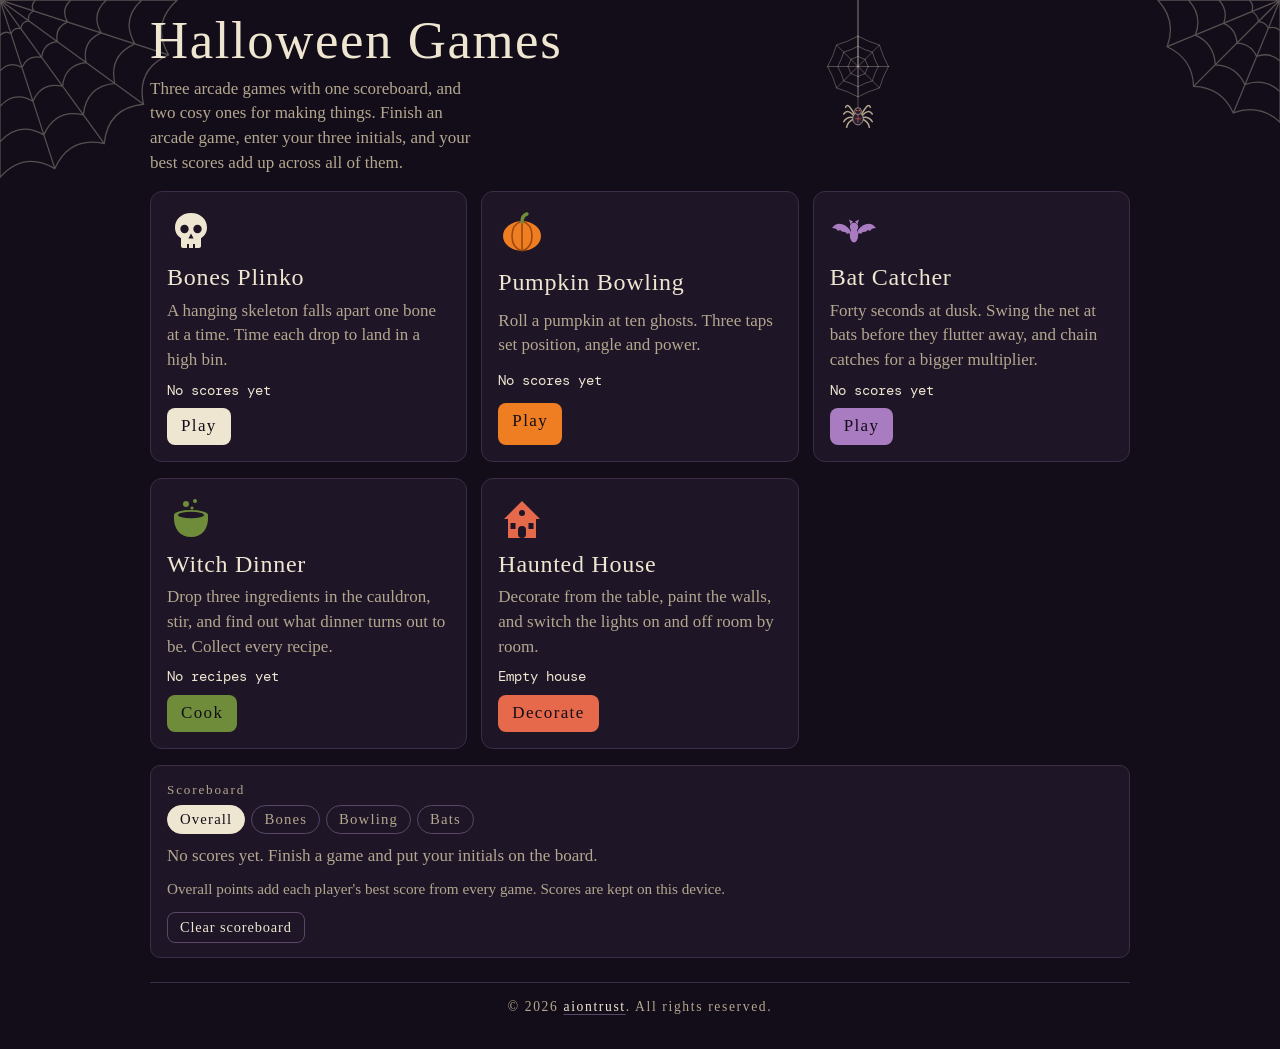
<file: index.html>
<!doctype html>
<html lang="en">
<head>
  <meta charset="utf-8">
  <meta name="viewport" content="width=device-width, initial-scale=1, viewport-fit=cover">
  <meta name="theme-color" content="#130d19">
  <link rel="manifest" href="manifest.webmanifest">
  <link rel="icon" href="icons/icon-192.png">
  <link rel="apple-touch-icon" href="icons/apple-touch-icon.png">
  <meta name="apple-mobile-web-app-capable" content="yes">
  <meta name="mobile-web-app-capable" content="yes">
  <meta name="apple-mobile-web-app-title" content="Halloween Games">
  <title>Halloween Games</title>
  <link rel="preconnect" href="https://fonts.googleapis.com">
  <link rel="preconnect" href="https://fonts.gstatic.com" crossorigin>
  <link rel="stylesheet" href="https://fonts.googleapis.com/css2?family=DM+Mono:wght@400;500&family=IM+Fell+English+SC&family=IM+Fell+English:ital@0;1&display=swap">
  <link rel="stylesheet" href="css/arcade.css?v=ea31141">
</head>
<body data-root="" data-page="hub">
  <div class="webs" aria-hidden="true">
    <svg class="web web-l" viewBox="0 0 150 150"><g fill="none" stroke="currentColor" stroke-width="1" stroke-linecap="round"><path d="M0 0L140.0 0.0M0 0L133.1 43.3M0 0L113.3 82.3M0 0L82.3 113.3M0 0L43.3 133.1M0 0L0.0 140.0M28.0 0.0Q23.8 3.8 26.6 8.7Q21.5 10.9 22.7 16.5Q17.0 17.0 16.5 22.7Q10.9 21.5 8.7 26.6Q3.8 23.8 0.0 28.0M56.0 0.0Q47.6 7.5 53.3 17.3Q42.9 21.9 45.3 32.9Q34.1 34.1 32.9 45.3Q21.9 42.9 17.3 53.3Q7.5 47.6 0.0 56.0M84.0 0.0Q71.4 11.3 79.9 26.0Q64.4 32.8 68.0 49.4Q51.1 51.1 49.4 68.0Q32.8 64.4 26.0 79.9Q11.3 71.4 0.0 84.0M112.0 0.0Q95.1 15.1 106.5 34.6Q85.8 43.7 90.6 65.8Q68.1 68.1 65.8 90.6Q43.7 85.8 34.6 106.5Q15.1 95.1 0.0 112.0M140.0 0.0Q118.9 18.8 133.1 43.3Q107.3 54.7 113.3 82.3Q85.1 85.1 82.3 113.3Q54.7 107.3 43.3 133.1Q18.8 118.9 0.0 140.0"/></g></svg>
    <svg class="web web-r" viewBox="0 0 110 110"><g fill="none" stroke="currentColor" stroke-width="1" stroke-linecap="round"><path d="M0 0L96.0 0.0M0 0L88.7 36.7M0 0L67.9 67.9M0 0L36.7 88.7M0 0L0.0 96.0M24.0 0.0Q20.2 4.0 22.2 9.2Q17.2 11.5 17.0 17.0Q11.5 17.2 9.2 22.2Q4.0 20.2 0.0 24.0M48.0 0.0Q40.5 8.1 44.3 18.4Q34.3 22.9 33.9 33.9Q22.9 34.3 18.4 44.3Q8.1 40.5 0.0 48.0M72.0 0.0Q60.7 12.1 66.5 27.6Q51.5 34.4 50.9 50.9Q34.4 51.5 27.6 66.5Q12.1 60.7 0.0 72.0M96.0 0.0Q81.0 16.1 88.7 36.7Q68.6 45.9 67.9 67.9Q45.9 68.6 36.7 88.7Q16.1 81.0 0.0 96.0"/></g></svg>
    <svg class="web web-m" viewBox="-40 -70 80 170">
      <g fill="none" stroke="currentColor" stroke-width="1" stroke-linecap="round"><path d="M0 -70V0"/><g transform="translate(0 0)"><path d="M0 0L32.0 0.0M0 0L22.6 22.6M0 0L0.0 32.0M0 0L-22.6 22.6M0 0L-32.0 0.0M0 0L-22.6 -22.6M0 0L-0.0 -32.0M0 0L22.6 -22.6M10.7 0.0Q8.7 3.6 7.5 7.5Q3.6 8.7 0.0 10.7Q-3.6 8.7 -7.5 7.5Q-8.7 3.6 -10.7 0.0Q-8.7 -3.6 -7.5 -7.5Q-3.6 -8.7 -0.0 -10.7Q3.6 -8.7 7.5 -7.5Q8.7 -3.6 10.7 -0.0M21.3 0.0Q17.3 7.2 15.1 15.1Q7.2 17.3 0.0 21.3Q-7.2 17.3 -15.1 15.1Q-17.3 7.2 -21.3 0.0Q-17.3 -7.2 -15.1 -15.1Q-7.2 -17.3 -0.0 -21.3Q7.2 -17.3 15.1 -15.1Q17.3 -7.2 21.3 -0.0M32.0 0.0Q26.0 10.8 22.6 22.6Q10.8 26.0 0.0 32.0Q-10.8 26.0 -22.6 22.6Q-26.0 10.8 -32.0 0.0Q-26.0 -10.8 -22.6 -22.6Q-10.8 -26.0 -0.0 -32.0Q10.8 -26.0 22.6 -22.6Q26.0 -10.8 32.0 -0.0"/></g></g>
      <g class="dangle"><path d="M0 -70V44" fill="none" stroke="currentColor" stroke-width="1"/>
        <g transform="translate(0 52)"><g fill="none" stroke="#b4a78f" stroke-width="1.6" stroke-linecap="round"><path d="M-4 -2Q-11 -15 -13 -9"/><path d="M-4 0Q-11 -8 -15 -2"/><path d="M-4 2Q-11 0 -15 6"/><path d="M-4 3Q-11 6 -12 12"/><path d="M4 -2Q11 -15 13 -9"/><path d="M4 0Q11 -8 15 -2"/><path d="M4 2Q11 0 15 6"/><path d="M4 3Q11 6 12 12"/></g>
        <ellipse cx="0" cy="3" rx="5.5" ry="6.5" fill="#2a1c33" stroke="#b4a78f" stroke-width=".8"/><circle cx="0" cy="-5" r="3.6" fill="#2a1c33" stroke="#b4a78f" stroke-width=".8"/>
        <circle cx="-1.4" cy="-5.6" r=".8" fill="#e5694a"/><circle cx="1.4" cy="-5.6" r=".8" fill="#e5694a"/><path d="M0 -1v8M-3 3h6" stroke="#e5694a" stroke-width=".9" opacity=".7"/></g></g>
    </svg>
  </div>
  <main class="wrap">
    <header class="hero">
      <h1>Halloween Games</h1>
      <p class="lede">Three arcade games with one scoreboard, and two cosy ones for making things. Finish an arcade game, enter your three initials, and your best scores add up across all of them.</p>
    </header>

    <section class="games" aria-label="Games">
      <a class="game-card" href="games/bones-plinko/index.html" style="--accent: var(--bone)">
        <svg class="icon" viewBox="0 0 48 48" aria-hidden="true">
          <path d="M24 5c-9.4 0-16 6.2-16 14.6 0 5 2.6 8.6 6 10.6V38c0 1.1.9 2 2 2h4v-4h2v4h4v-4h2v4h4c1.1 0 2-.9 2-2v-7.8c3.4-2 6-5.6 6-10.6C40 11.2 33.4 5 24 5z" fill="currentColor"/>
          <circle cx="17.5" cy="21" r="4.2" fill="#1e1526"/><circle cx="30.5" cy="21" r="4.2" fill="#1e1526"/>
          <path d="M24 25.5l-2.6 5h5.2z" fill="#1e1526"/>
        </svg>
        <h2>Bones Plinko</h2>
        <p>A hanging skeleton falls apart one bone at a time. Time each drop to land in a high bin.</p>
        <span class="best" data-best="plinko">No scores yet</span>
        <span class="play">Play</span>
      </a>
      <a class="game-card" href="games/pumpkin-bowling/index.html" style="--accent: var(--pumpkin)">
        <svg class="icon" viewBox="0 0 48 48" aria-hidden="true">
          <ellipse cx="24" cy="28" rx="19" ry="15" fill="currentColor"/>
          <path d="M24 13c-7 2-10 8-10 15s3 13 10 15M24 13c7 2 10 8 10 15s-3 13-10 15M24 13v30" fill="none" stroke="#7a3205" stroke-width="1.6" stroke-linecap="round" opacity="0.7"/>
          <path d="M24 14c0-4 1.5-7 5-8" fill="none" stroke="#6e8c3a" stroke-width="3.4" stroke-linecap="round"/>
        </svg>
        <h2>Pumpkin Bowling</h2>
        <p>Roll a pumpkin at ten ghosts. Three taps set position, angle and power.</p>
        <span class="best" data-best="bowling">No scores yet</span>
        <span class="play">Play</span>
      </a>
      <a class="game-card" href="games/bat-catcher/index.html" style="--accent: var(--orchid)">
        <svg class="icon" viewBox="0 0 48 48" aria-hidden="true">
          <ellipse cx="24" cy="27" rx="4.2" ry="7.5" fill="currentColor"/>
          <circle cx="24" cy="19" r="4.2" fill="currentColor"/>
          <path d="M20.6 16.5l-1.6-5 4 2zM27.4 16.5l1.6-5-4 2z" fill="currentColor"/>
          <path d="M28 22C34 14 42 14 46 20c-3 0-5 1-6 3-1-1-3-1-4.5 1-1.5-.5-3.5 0-4.5 2-1-1-2-1-3-0z" fill="currentColor"/>
          <path d="M20 22C14 14 6 14 2 20c3 0 5 1 6 3 1-1 3-1 4.5 1 1.5-.5 3.5 0 4.5 2 1-1 2-1 3 0z" fill="currentColor"/>
        </svg>
        <h2>Bat Catcher</h2>
        <p>Forty seconds at dusk. Swing the net at bats before they flutter away, and chain catches for a bigger multiplier.</p>
        <span class="best" data-best="bats">No scores yet</span>
        <span class="play">Play</span>
      </a>
    </section>

    <section class="games" aria-label="Make something">
      <a class="game-card" href="games/witch-dinner/index.html" style="--accent: var(--leaf, #6e8c3a)">
        <svg class="icon" viewBox="0 0 48 48" aria-hidden="true">
          <path d="M7 20c-1 14 6 22 17 22s18-8 17-22z" fill="currentColor"/>
          <ellipse cx="24" cy="20" rx="17" ry="5" fill="currentColor"/>
          <ellipse cx="24" cy="20" rx="13" ry="3.2" fill="#1e1526"/>
          <circle cx="19" cy="9" r="3" fill="currentColor"/><circle cx="28" cy="6" r="2" fill="currentColor"/><circle cx="25" cy="13" r="1.6" fill="currentColor"/>
        </svg>
        <h2>Witch Dinner</h2>
        <p>Drop three ingredients in the cauldron, stir, and find out what dinner turns out to be. Collect every recipe.</p>
        <span class="best" id="witchBest">No recipes yet</span>
        <span class="play">Cook</span>
      </a>
      <a class="game-card" href="games/haunted-house/index.html" style="--accent: var(--ember)">
        <svg class="icon" viewBox="0 0 48 48" aria-hidden="true">
          <path d="M6 24L24 6l18 18z" fill="currentColor"/>
          <rect x="10" y="24" width="28" height="19" fill="currentColor"/>
          <rect x="20" y="31" width="8" height="12" rx="4" fill="#1e1526"/>
          <rect x="12.5" y="28" width="5" height="6" fill="#1e1526"/><rect x="30.5" y="28" width="5" height="6" fill="#1e1526"/>
          <circle cx="24" cy="18" r="3" fill="#1e1526"/>
        </svg>
        <h2>Haunted House</h2>
        <p>Decorate from the table, paint the walls, and switch the lights on and off room by room.</p>
        <span class="best" id="houseBest">Empty house</span>
        <span class="play">Decorate</span>
      </a>
    </section>

    <section class="card" aria-labelledby="board-title">
      <p class="eyebrow" id="board-title"><span>Scoreboard</span></p>
      <div class="tabs" role="tablist" aria-label="Scoreboard view">
        <button type="button" class="tab" role="tab" id="tab-overall" data-tab="overall" aria-selected="true">Overall</button>
        <button type="button" class="tab" role="tab" id="tab-plinko" data-tab="plinko" aria-selected="false">Bones</button>
        <button type="button" class="tab" role="tab" id="tab-bowling" data-tab="bowling" aria-selected="false">Bowling</button>
        <button type="button" class="tab" role="tab" id="tab-bats" data-tab="bats" aria-selected="false">Bats</button>
      </div>
      <div id="table" role="tabpanel"></div>
      <p class="footnote" id="board-note">Overall points add each player's best score from every game. Scores are kept on this device.</p>
      <div class="actions" style="margin-top: 12px">
        <button type="button" class="btn ghost small" id="clear">Clear scoreboard</button>
      </div>
    </section>
    <footer class="foot">&copy; 2026 <a href="https://github.com/aiontrust" target="_blank" rel="noopener">aiontrust</a>. All rights reserved.</footer>
  </main>

  <script src="js/arcade.js?v=ea31141"></script>
  <script src="js/hub.js?v=ea31141"></script>
</body>
</html>
</file>
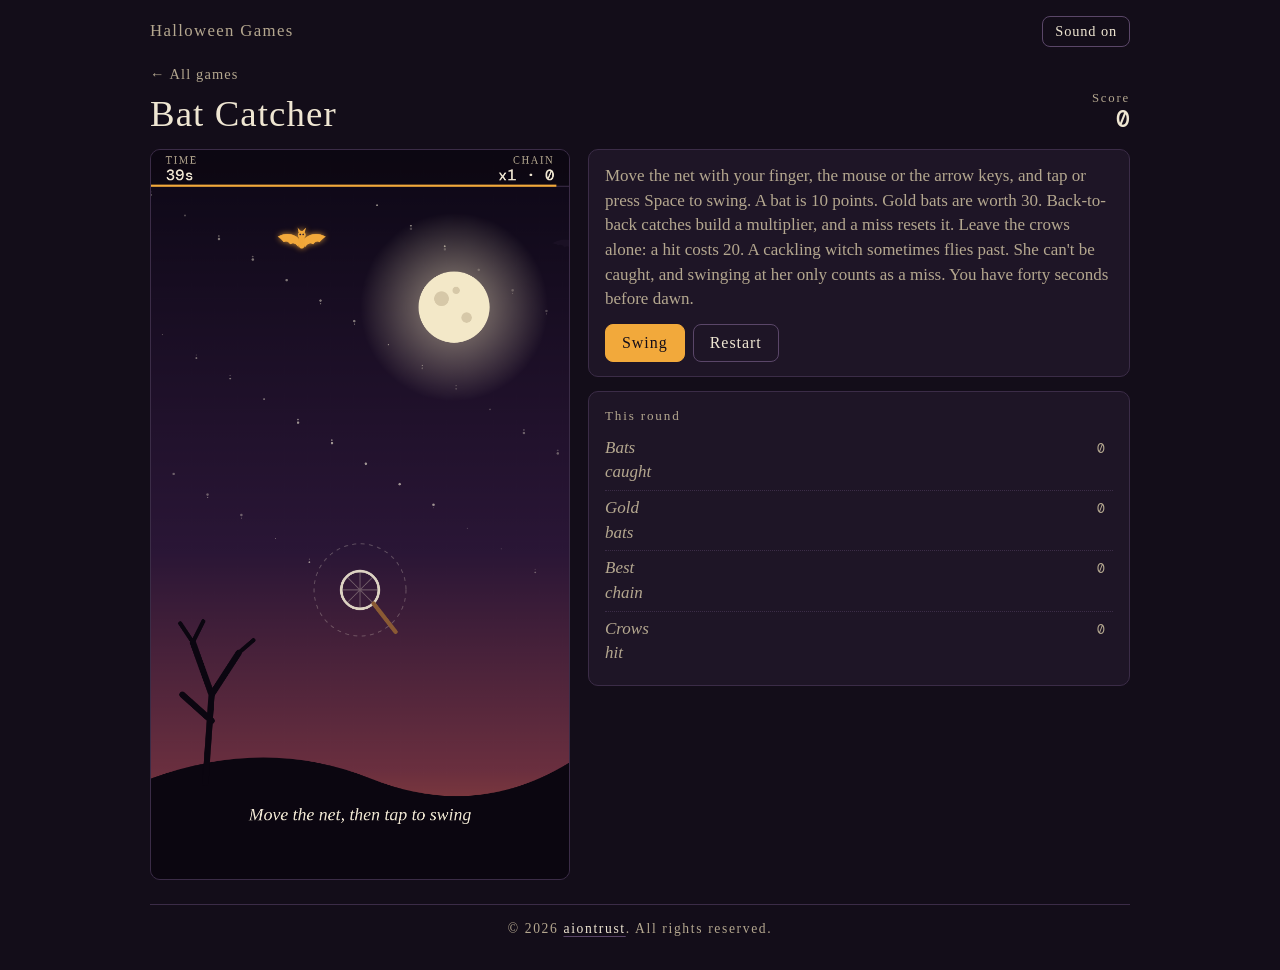
<file: games/bat-catcher/index.html>
<!doctype html>
<html lang="en">
<head>
  <meta charset="utf-8">
  <meta name="viewport" content="width=device-width, initial-scale=1, viewport-fit=cover">
  <meta name="theme-color" content="#130d19">
  <link rel="manifest" href="../../manifest.webmanifest">
  <link rel="icon" href="../../icons/icon-192.png">
  <link rel="apple-touch-icon" href="../../icons/apple-touch-icon.png">
  <meta name="apple-mobile-web-app-capable" content="yes">
  <meta name="mobile-web-app-capable" content="yes">
  <meta name="apple-mobile-web-app-title" content="Halloween Games">
  <title>Bat Catcher | Halloween Games</title>
  <link rel="preconnect" href="https://fonts.googleapis.com">
  <link rel="preconnect" href="https://fonts.gstatic.com" crossorigin>
  <link rel="stylesheet" href="https://fonts.googleapis.com/css2?family=DM+Mono:wght@400;500&family=IM+Fell+English+SC&family=IM+Fell+English:ital@0;1&display=swap">
  <link rel="stylesheet" href="../../css/arcade.css?v=ea31141">
</head>
<body data-root="../../" data-game="bats">
  <main class="wrap">
    <header class="top">
      <a class="brand" href="../../index.html">Halloween Games</a>
      <button type="button" class="btn ghost small" id="snd" aria-pressed="true">Sound on</button>
    </header>
    <div class="gamebar">
      <a class="back" href="../../index.html">&larr; All games</a>
      <h1>Bat Catcher</h1>
      <div class="gscore"><span class="k">Score</span><span class="v" id="score">0</span></div>
    </div>

    <section class="stage">
      <div class="boardwrap">
        <canvas id="board" tabindex="0" aria-label="Night sky. Drag or use the arrow keys to move the net, and tap or press Space to swing it at passing bats."></canvas>
      </div>
      <div class="stack">
        <div class="card">
          <p class="how">Move the net with your finger, the mouse or the arrow keys, and tap or press Space to swing. A bat is 10 points. Gold bats are worth 30. Back-to-back catches build a multiplier, and a miss resets it. Leave the crows alone: a hit costs 20. A cackling witch sometimes flies past. She can't be caught, and swinging at her only counts as a miss. You have forty seconds before dawn.</p>
          <div class="actions" style="margin-top: 12px">
            <button type="button" class="btn" id="tap">Swing</button>
            <button type="button" class="btn ghost" id="reset">Restart</button>
          </div>
        </div>
        <div class="card">
          <p class="eyebrow"><span>This round</span></p>
          <ol class="list" id="stats"></ol>
        </div>
      </div>
    </section>
    <div class="sr" id="live" aria-live="polite"></div>
    <footer class="foot">&copy; 2026 <a href="https://github.com/aiontrust" target="_blank" rel="noopener">aiontrust</a>. All rights reserved.</footer>
  </main>

  <script src="../../js/arcade.js?v=ea31141"></script>
  <script src="game.js?v=ea31141"></script>
</body>
</html>
</file>
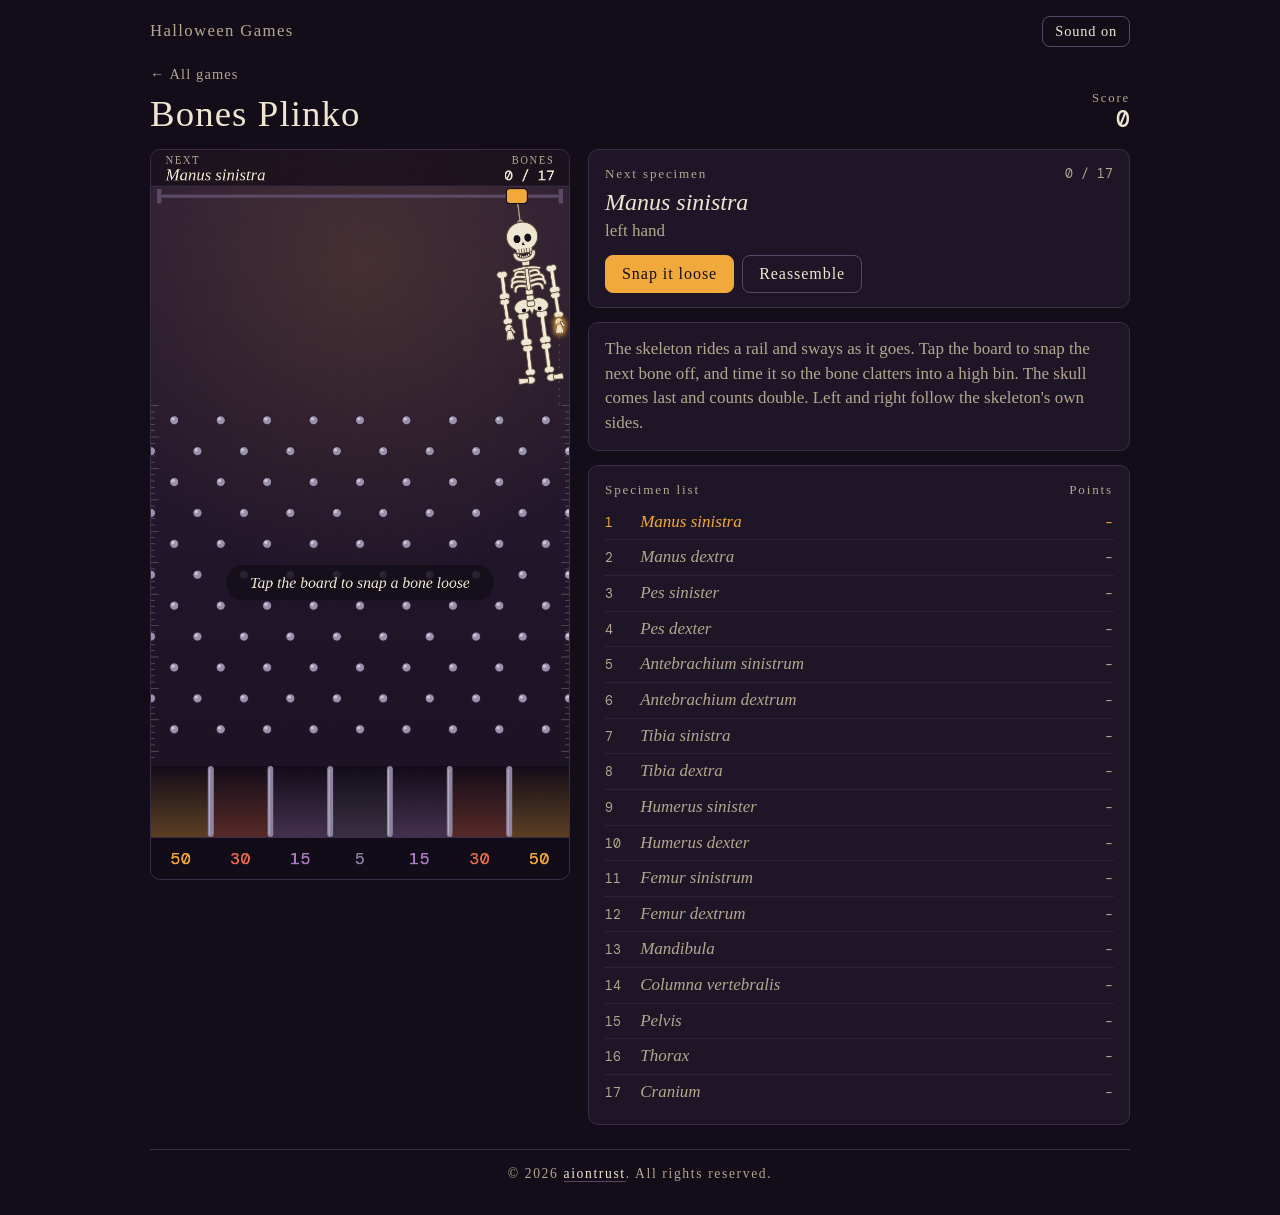
<file: games/bones-plinko/index.html>
<!doctype html>
<html lang="en">
<head>
  <meta charset="utf-8">
  <meta name="viewport" content="width=device-width, initial-scale=1, viewport-fit=cover">
  <meta name="theme-color" content="#130d19">
  <link rel="manifest" href="../../manifest.webmanifest">
  <link rel="icon" href="../../icons/icon-192.png">
  <link rel="apple-touch-icon" href="../../icons/apple-touch-icon.png">
  <meta name="apple-mobile-web-app-capable" content="yes">
  <meta name="mobile-web-app-capable" content="yes">
  <meta name="apple-mobile-web-app-title" content="Halloween Games">
  <title>Bones Plinko | Halloween Games</title>
  <link rel="preconnect" href="https://fonts.googleapis.com">
  <link rel="preconnect" href="https://fonts.gstatic.com" crossorigin>
  <link rel="stylesheet" href="https://fonts.googleapis.com/css2?family=DM+Mono:wght@400;500&family=IM+Fell+English+SC&family=IM+Fell+English:ital@0;1&display=swap">
  <link rel="stylesheet" href="../../css/arcade.css?v=ea31141">
</head>
<body data-root="../../" data-game="plinko">
  <main class="wrap">
    <header class="top">
      <a class="brand" href="../../index.html">Halloween Games</a>
      <button type="button" class="btn ghost small" id="snd" aria-pressed="true">Sound on</button>
    </header>
    <div class="gamebar">
      <a class="back" href="../../index.html">&larr; All games</a>
      <h1>Bones Plinko</h1>
      <div class="gscore"><span class="k">Score</span><span class="v" id="score">0</span></div>
    </div>

    <section class="stage">
      <div class="boardwrap">
        <canvas id="board" tabindex="0" aria-label="Plinko board. A skeleton swings along a rail above a field of pegs. Tap or press Space to snap the next bone loose."></canvas>
      </div>
      <div class="stack">
        <div class="card">
          <p class="eyebrow"><span>Next specimen</span><span class="mono" id="count">0 / 17</span></p>
          <p class="latin" id="nextLatin">Manus sinistra</p>
          <p class="eng" id="nextEng">left hand</p>
          <div class="actions">
            <button type="button" class="btn" id="snap">Snap it loose</button>
            <button type="button" class="btn ghost" id="reset">Reassemble</button>
          </div>
        </div>
        <div class="card">
          <p class="how">The skeleton rides a rail and sways as it goes. Tap the board to snap the next bone off, and time it so the bone clatters into a high bin. The skull comes last and counts double. Left and right follow the skeleton's own sides.</p>
        </div>
        <div class="card">
          <p class="eyebrow"><span>Specimen list</span><span>Points</span></p>
          <ol class="list" id="list"></ol>
        </div>
      </div>
    </section>
    <div class="sr" id="live" aria-live="polite"></div>
    <footer class="foot">&copy; 2026 <a href="https://github.com/aiontrust" target="_blank" rel="noopener">aiontrust</a>. All rights reserved.</footer>
  </main>

  <script src="../../js/arcade.js?v=ea31141"></script>
  <script src="game.js?v=ea31141"></script>
</body>
</html>
</file>
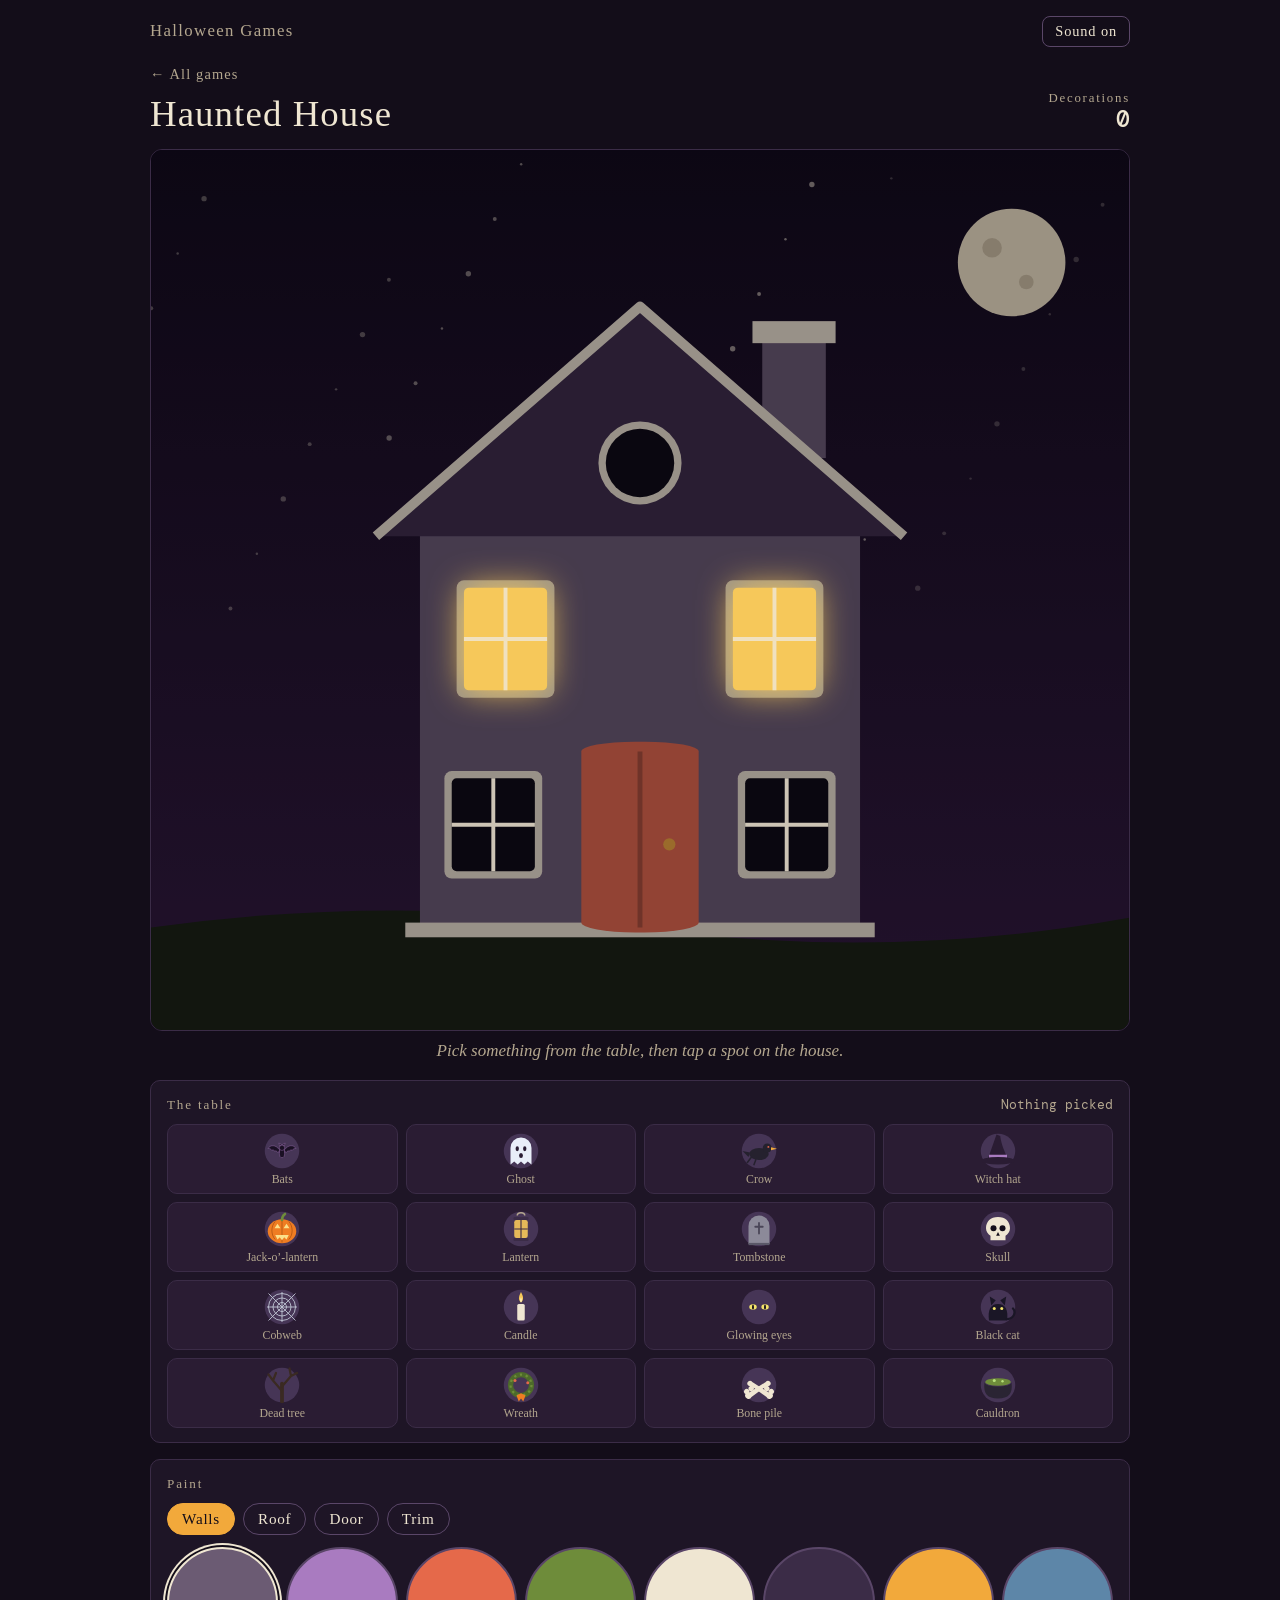
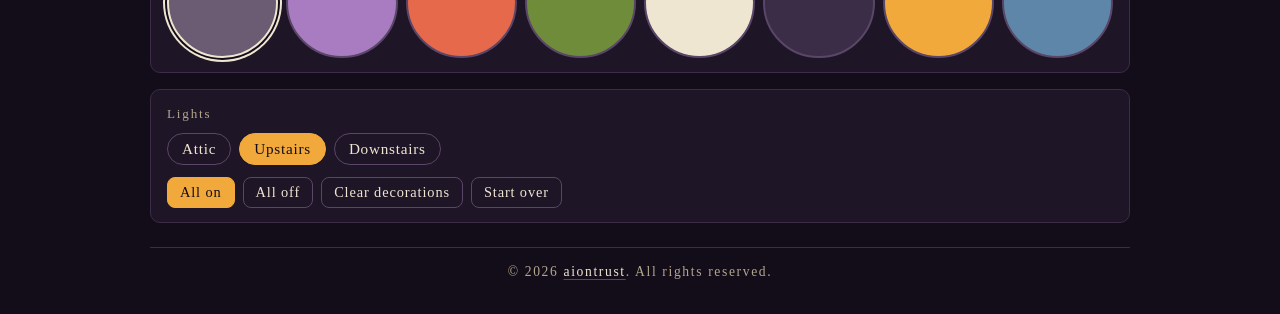
<file: games/haunted-house/index.html>
<!doctype html>
<html lang="en">
<head>
  <meta charset="utf-8">
  <meta name="viewport" content="width=device-width, initial-scale=1, viewport-fit=cover">
  <meta name="theme-color" content="#130d19">
  <link rel="manifest" href="../../manifest.webmanifest">
  <link rel="icon" href="../../icons/icon-192.png">
  <link rel="apple-touch-icon" href="../../icons/apple-touch-icon.png">
  <meta name="apple-mobile-web-app-capable" content="yes">
  <meta name="mobile-web-app-capable" content="yes">
  <meta name="apple-mobile-web-app-title" content="Halloween Games">
  <title>Haunted House | Halloween Games</title>
  <link rel="preconnect" href="https://fonts.googleapis.com">
  <link rel="preconnect" href="https://fonts.gstatic.com" crossorigin>
  <link rel="stylesheet" href="https://fonts.googleapis.com/css2?family=DM+Mono:wght@400;500&family=IM+Fell+English+SC&family=IM+Fell+English:ital@0;1&display=swap">
  <link rel="stylesheet" href="../../css/arcade.css?v=ea31141">
  <link rel="stylesheet" href="style.css?v=ea31141">
</head>
<body data-root="../../" data-game="house">
  <main class="wrap">
    <header class="top">
      <a class="brand" href="../../index.html">Halloween Games</a>
      <button type="button" class="btn ghost small" id="snd" aria-pressed="true">Sound on</button>
    </header>
    <div class="gamebar">
      <a class="back" href="../../index.html">&larr; All games</a>
      <h1>Haunted House</h1>
      <div class="gscore"><span class="k">Decorations</span><span class="v" id="count">0</span></div>
    </div>

    <section class="house-wrap" aria-label="Your haunted house">
      <svg id="scene" class="scene" viewBox="0 0 400 360" role="group" aria-label="The haunted house"></svg>
      <p class="hint" id="hint">Pick something from the table, then tap a spot on the house.</p>
    </section>

    <section class="card">
      <p class="eyebrow"><span>The table</span><span class="mono" id="picked">Nothing picked</span></p>
      <div class="shelf" id="table"></div>
    </section>

    <section class="card">
      <p class="eyebrow"><span>Paint</span></p>
      <div class="chips" id="targets" role="group" aria-label="What to paint"></div>
      <div class="swatches" id="swatches" role="group" aria-label="Paint colours"></div>
    </section>

    <section class="card">
      <p class="eyebrow"><span>Lights</span></p>
      <div class="chips" id="rooms" role="group" aria-label="Room lights"></div>
      <div class="actions" style="margin-top: 12px">
        <button type="button" class="btn small" id="allOn">All on</button>
        <button type="button" class="btn ghost small" id="allOff">All off</button>
        <button type="button" class="btn ghost small" id="clearDeco">Clear decorations</button>
        <button type="button" class="btn ghost small" id="resetHouse">Start over</button>
      </div>
    </section>
    <div class="sr" id="live" aria-live="polite"></div>
    <footer class="foot">&copy; 2026 <a href="https://github.com/aiontrust" target="_blank" rel="noopener">aiontrust</a>. All rights reserved.</footer>
  </main>

  <script src="../../js/arcade.js?v=ea31141"></script>
  <script src="game.js?v=ea31141"></script>
</body>
</html>
</file>
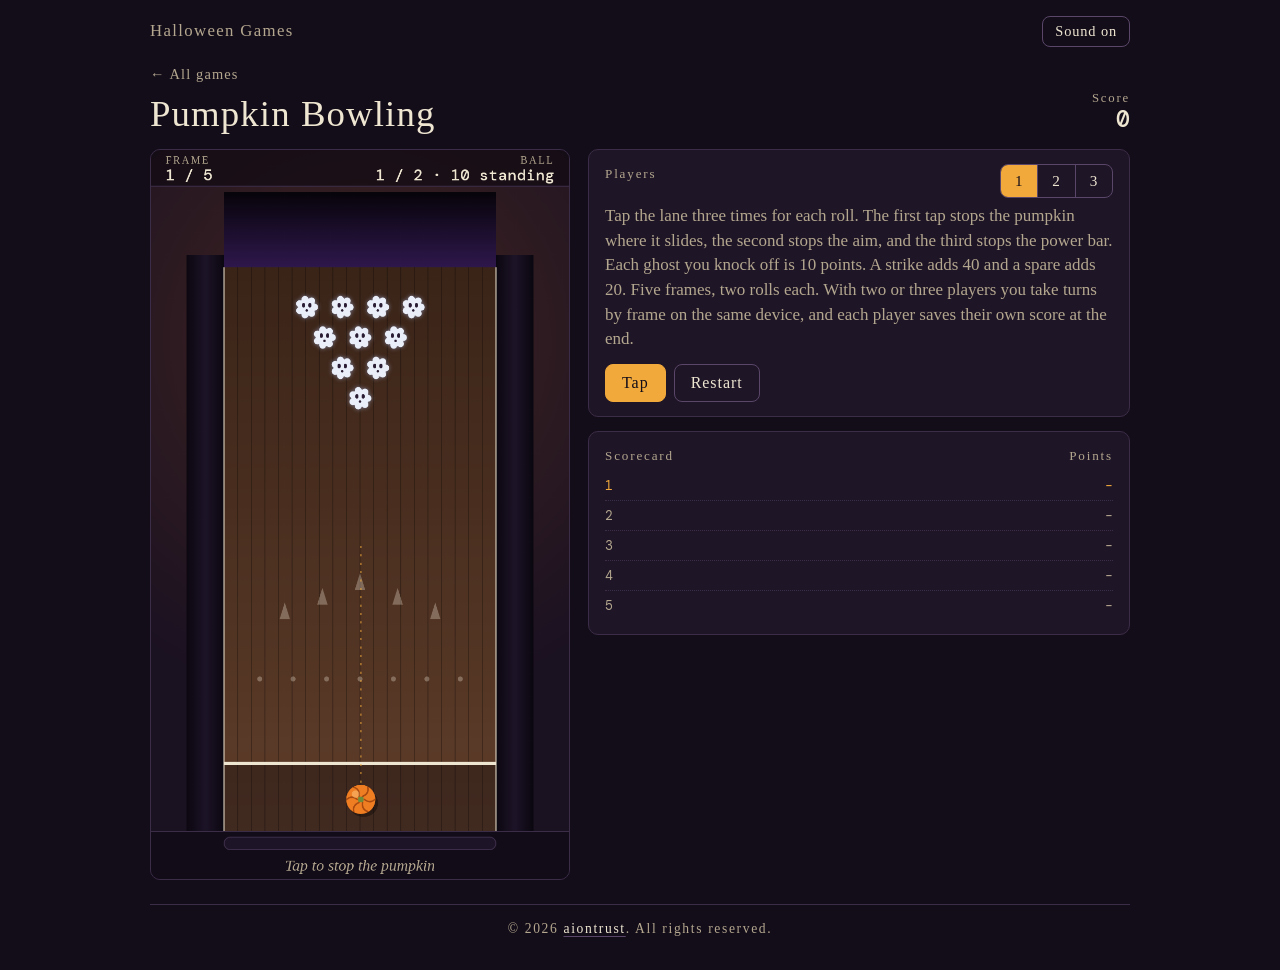
<file: games/pumpkin-bowling/index.html>
<!doctype html>
<html lang="en">
<head>
  <meta charset="utf-8">
  <meta name="viewport" content="width=device-width, initial-scale=1, viewport-fit=cover">
  <meta name="theme-color" content="#130d19">
  <link rel="manifest" href="../../manifest.webmanifest">
  <link rel="icon" href="../../icons/icon-192.png">
  <link rel="apple-touch-icon" href="../../icons/apple-touch-icon.png">
  <meta name="apple-mobile-web-app-capable" content="yes">
  <meta name="mobile-web-app-capable" content="yes">
  <meta name="apple-mobile-web-app-title" content="Halloween Games">
  <title>Pumpkin Bowling | Halloween Games</title>
  <link rel="preconnect" href="https://fonts.googleapis.com">
  <link rel="preconnect" href="https://fonts.gstatic.com" crossorigin>
  <link rel="stylesheet" href="https://fonts.googleapis.com/css2?family=DM+Mono:wght@400;500&family=IM+Fell+English+SC&family=IM+Fell+English:ital@0;1&display=swap">
  <link rel="stylesheet" href="../../css/arcade.css?v=ea31141">
</head>
<body data-root="../../" data-game="bowling">
  <main class="wrap">
    <header class="top">
      <a class="brand" href="../../index.html">Halloween Games</a>
      <button type="button" class="btn ghost small" id="snd" aria-pressed="true">Sound on</button>
    </header>
    <div class="gamebar">
      <a class="back" href="../../index.html">&larr; All games</a>
      <h1>Pumpkin Bowling</h1>
      <div class="gscore"><span class="k">Score</span><span class="v" id="score">0</span></div>
    </div>

    <section class="stage">
      <div class="boardwrap">
        <canvas id="board" tabindex="0" aria-label="Bowling lane seen from above. Tap three times to set the pumpkin's position, angle and power, then it rolls at ten ghost pins."></canvas>
      </div>
      <div class="stack">
        <div class="card">
          <p class="eyebrow"><span>Players</span><span class="seg" role="group" aria-label="Number of players"><button type="button" id="p1btn" aria-pressed="true" aria-label="1 player">1</button><button type="button" id="p2btn" aria-pressed="false" aria-label="2 players">2</button><button type="button" id="p3btn" aria-pressed="false" aria-label="3 players">3</button></span></p>
          <p class="how">Tap the lane three times for each roll. The first tap stops the pumpkin where it slides, the second stops the aim, and the third stops the power bar. Each ghost you knock off is 10 points. A strike adds 40 and a spare adds 20. Five frames, two rolls each. With two or three players you take turns by frame on the same device, and each player saves their own score at the end.</p>
          <div class="actions" style="margin-top: 12px">
            <button type="button" class="btn" id="tap">Tap</button>
            <button type="button" class="btn ghost" id="reset">Restart</button>
          </div>
        </div>
        <div class="card">
          <p class="eyebrow"><span>Scorecard</span><span>Points</span></p>
          <ol class="list" id="frames"></ol>
        </div>
      </div>
    </section>
    <div class="sr" id="live" aria-live="polite"></div>
    <footer class="foot">&copy; 2026 <a href="https://github.com/aiontrust" target="_blank" rel="noopener">aiontrust</a>. All rights reserved.</footer>
  </main>

  <script src="../../js/arcade.js?v=ea31141"></script>
  <script src="game.js?v=ea31141"></script>
</body>
</html>
</file>
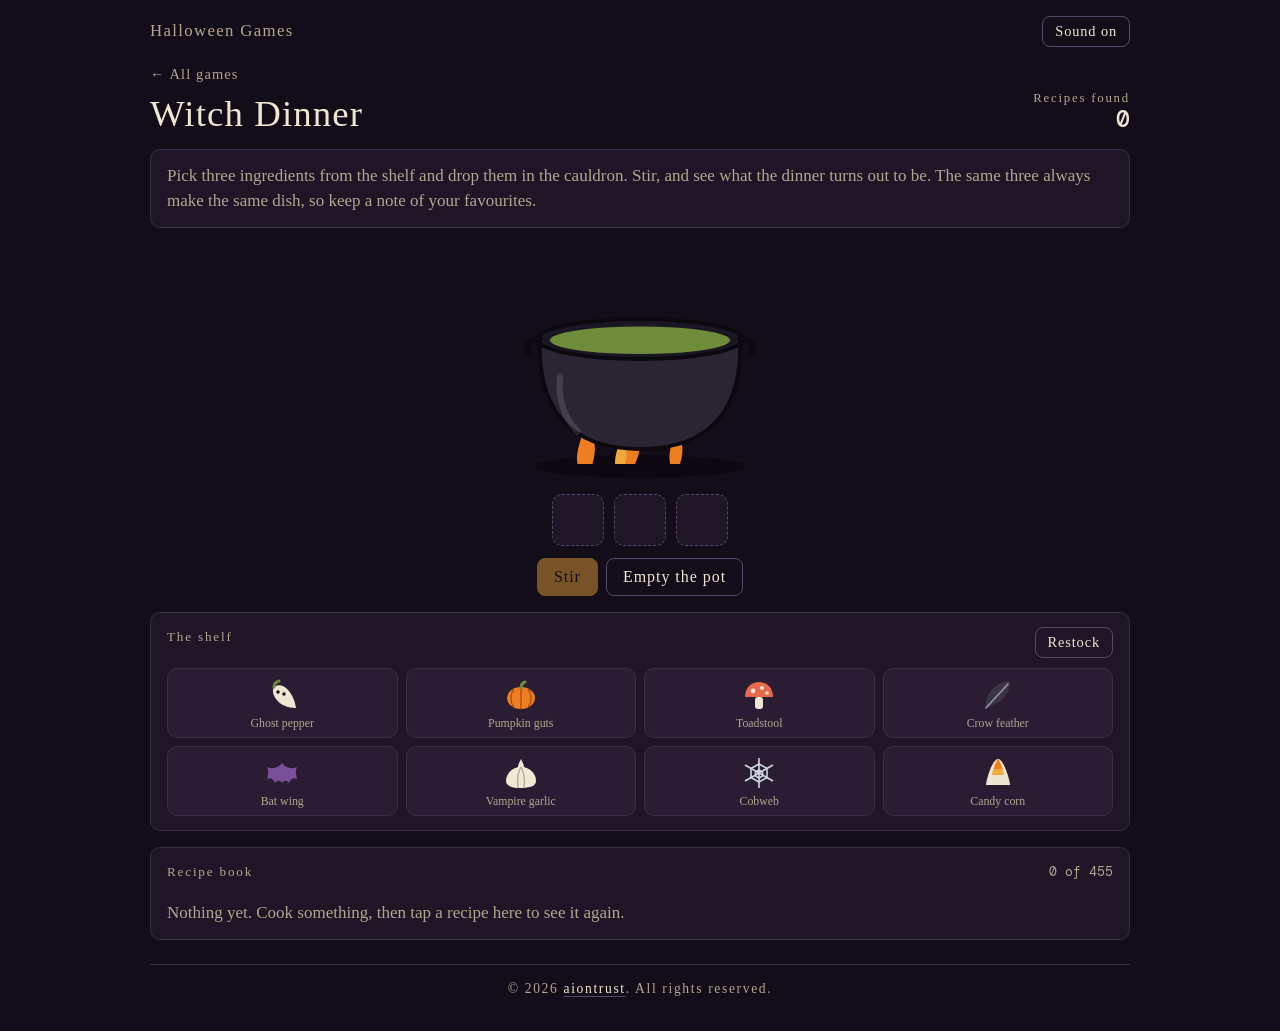
<file: games/witch-dinner/index.html>
<!doctype html>
<html lang="en">
<head>
  <meta charset="utf-8">
  <meta name="viewport" content="width=device-width, initial-scale=1, viewport-fit=cover">
  <meta name="theme-color" content="#130d19">
  <link rel="manifest" href="../../manifest.webmanifest">
  <link rel="icon" href="../../icons/icon-192.png">
  <link rel="apple-touch-icon" href="../../icons/apple-touch-icon.png">
  <meta name="apple-mobile-web-app-capable" content="yes">
  <meta name="mobile-web-app-capable" content="yes">
  <meta name="apple-mobile-web-app-title" content="Halloween Games">
  <title>Witch Dinner | Halloween Games</title>
  <link rel="preconnect" href="https://fonts.googleapis.com">
  <link rel="preconnect" href="https://fonts.gstatic.com" crossorigin>
  <link rel="stylesheet" href="https://fonts.googleapis.com/css2?family=DM+Mono:wght@400;500&family=IM+Fell+English+SC&family=IM+Fell+English:ital@0;1&display=swap">
  <link rel="stylesheet" href="../../css/arcade.css?v=ea31141">
  <link rel="stylesheet" href="style.css?v=ea31141">
</head>
<body data-root="../../" data-game="witch">
  <main class="wrap">
    <header class="top">
      <a class="brand" href="../../index.html">Halloween Games</a>
      <button type="button" class="btn ghost small" id="snd" aria-pressed="true">Sound on</button>
    </header>
    <div class="gamebar">
      <a class="back" href="../../index.html">&larr; All games</a>
      <h1>Witch Dinner</h1>
      <div class="gscore"><span class="k">Recipes found</span><span class="v" id="found">0</span></div>
    </div>

    <section class="card">
      <p class="how">Pick three ingredients from the shelf and drop them in the cauldron. Stir, and see what the dinner turns out to be. The same three always make the same dish, so keep a note of your favourites.</p>
    </section>

    <section class="cauldron-wrap" aria-label="Cauldron">
      <div class="steam" id="steam" aria-hidden="true"></div>
      <svg class="cauldron" id="cauldron" viewBox="0 0 240 190" role="img" aria-label="A cauldron over a fire">
        <ellipse cx="120" cy="178" rx="84" ry="9" fill="#07040a" opacity="0.6"/>
        <g class="fire" aria-hidden="true">
          <path d="M70 176c-2-14 6-22 4-32 10 8 12 18 8 32zM104 176c-4-18 6-30 2-42 14 10 18 26 10 42zM144 176c-2-12 4-20 2-28 8 6 10 16 6 28z" fill="#ef7d22"/>
          <path d="M100 176c0-10 4-14 3-20 6 5 8 12 5 20z" fill="#f2a93b"/>
        </g>
        <path d="M40 76c-2 52 20 88 80 88s82-36 80-88z" fill="#2a2433" stroke="#0c0810" stroke-width="3"/>
        <ellipse cx="120" cy="76" rx="82" ry="16" fill="#1b1624" stroke="#0c0810" stroke-width="3"/>
        <ellipse id="brew" cx="120" cy="77" rx="72" ry="11" fill="#6e8c3a"/>
        <path d="M40 76c-10 0-14 6-8 12M200 76c10 0 14 6 8 12" fill="none" stroke="#0c0810" stroke-width="5" stroke-linecap="round"/>
        <path d="M56 106c-2 18 4 34 14 44" fill="none" stroke="rgba(255,255,255,0.12)" stroke-width="5" stroke-linecap="round"/>
        <g id="bubbles"></g>
      </svg>
      <div class="slots3" id="slots" aria-label="Chosen ingredients"></div>
      <div class="actions center">
        <button type="button" class="btn" id="stir" disabled>Stir</button>
        <button type="button" class="btn ghost" id="empty">Empty the pot</button>
      </div>
    </section>

    <section class="card result" id="result" hidden aria-live="polite">
      <p class="eyebrow"><span id="rKind">Tonight's dinner</span><span class="mono" id="rNew"></span></p>
      <div class="dishpic" id="rPic"></div>
      <h2 class="dish" id="rName"></h2>
      <p class="ings" id="rIngs"></p>
      <p class="how" id="rDesc"></p>
      <p class="effect"><span class="k">Side effect</span><span id="rEffect"></span></p>
      <p class="effect"><span class="k">Guest verdict</span><span id="rVerdict"></span></p>
    </section>

    <section class="card">
      <p class="eyebrow"><span>The shelf</span><button type="button" class="btn ghost small" id="shuffle">Restock</button></p>
      <div class="shelf" id="shelf"></div>
    </section>

    <section class="card">
      <p class="eyebrow"><span>Recipe book</span><span class="mono" id="bookCount"></span></p>
      <div class="book" id="book"></div>
      <p class="how" id="bookEmpty">Nothing yet. Cook something, then tap a recipe here to see it again.</p>
    </section>
    <div class="sr" id="live" aria-live="polite"></div>
    <footer class="foot">&copy; 2026 <a href="https://github.com/aiontrust" target="_blank" rel="noopener">aiontrust</a>. All rights reserved.</footer>
  </main>

  <script src="../../js/arcade.js?v=ea31141"></script>
  <script src="game.js?v=ea31141"></script>
</body>
</html>
</file>
<file: css/arcade.css>
/* Halloween Games: shared look for the hub and every game page.
   One lantern-lit plate in aubergine ink, ivory bone, marrow gold as the accent. */
:root {
  --ink: #130d19;
  --plate: #1e1526;
  --plate-2: #2a1c33;
  --line: #3b2c47;
  --line-strong: #5a4668;
  --bone: #efe6d2;
  --bone-dim: #b4a78f;
  --marrow: #f2a93b;
  --pumpkin: #ef7d22;
  --orchid: #a97bc0;
  --ember: #e5694a;
  --font-display: 'IM Fell English SC', 'Iowan Old Style', Georgia, serif;
  --font-body: 'IM Fell English', 'Iowan Old Style', Georgia, serif;
  --font-data: 'DM Mono', ui-monospace, Menlo, Consolas, monospace;
  color-scheme: dark;
}
* { box-sizing: border-box; }
html { background: var(--ink); }
body {
  margin: 0;
  background: var(--ink);
  color: var(--bone);
  font-family: var(--font-body);
  font-size: 17px;
  line-height: 1.45;
  padding-top: max(14px, env(safe-area-inset-top, 0px));
  padding-bottom: max(32px, env(safe-area-inset-bottom, 0px));
  padding-left: max(16px, env(safe-area-inset-left, 0px));
  padding-right: max(16px, env(safe-area-inset-right, 0px));
  -webkit-text-size-adjust: 100%;
}
[hidden] { display: none !important; }
a { color: inherit; }

.wrap { max-width: 460px; margin: 0 auto; display: flex; flex-direction: column; gap: 16px; }
.top { display: flex; align-items: center; justify-content: space-between; gap: 12px; min-height: 34px; }
.brand {
  font-family: var(--font-display);
  font-size: 1.05rem;
  letter-spacing: 0.08em;
  color: var(--bone-dim);
  text-decoration: none;
}
.brand:hover { color: var(--bone); }

.k { font-family: var(--font-display); font-size: 0.8rem; letter-spacing: 0.14em; color: var(--bone-dim); }
.v { font-family: var(--font-data); font-weight: 500; font-size: 1.45rem; line-height: 1.1; font-variant-numeric: tabular-nums; }

.btn {
  font-family: var(--font-display);
  font-size: 1rem;
  letter-spacing: 0.06em;
  padding: 9px 16px;
  border-radius: 8px;
  border: 1px solid var(--marrow);
  background: var(--marrow);
  color: var(--ink);
  cursor: pointer;
  text-decoration: none;
  display: inline-block;
}
.btn.ghost { background: transparent; color: var(--bone); border-color: var(--line-strong); }
.btn.small { font-size: 0.9rem; padding: 6px 12px; }
.btn:focus-visible { outline: 2px solid var(--bone); outline-offset: 2px; }
.btn:active { transform: translateY(1px); }
.btn:disabled { opacity: 0.45; cursor: default; }

.card { background: var(--plate); border: 1px solid var(--line); border-radius: 10px; padding: 14px 16px; min-width: 0; }
.eyebrow {
  margin: 0 0 6px;
  display: flex;
  justify-content: space-between;
  gap: 8px;
  font-family: var(--font-display);
  font-size: 0.82rem;
  letter-spacing: 0.14em;
  color: var(--bone-dim);
}
.eyebrow .mono { font-family: var(--font-data); letter-spacing: 0; font-variant-numeric: tabular-nums; }
.how { margin: 0; color: var(--bone-dim); }
.actions { display: flex; flex-wrap: wrap; gap: 8px; }

/* Game pages */
.gamebar { display: grid; grid-template-columns: 1fr auto; align-items: end; gap: 4px 12px; }
.back { grid-column: 1 / -1; font-family: var(--font-display); letter-spacing: 0.08em; font-size: 0.9rem; color: var(--bone-dim); text-decoration: none; }
.back:hover { color: var(--bone); }
.gamebar h1 {
  margin: 0;
  font-family: var(--font-display);
  font-weight: 400;
  font-size: clamp(1.7rem, 7vw, 2.3rem);
  letter-spacing: 0.03em;
  line-height: 1;
  text-wrap: balance;
}
.gscore { display: flex; flex-direction: column; align-items: flex-end; }

.stage { display: grid; gap: 18px; grid-template-columns: minmax(0, 1fr); }
.boardwrap { position: relative; width: min(100%, 420px); margin-inline: auto; }
canvas {
  display: block;
  width: 100%;
  height: auto;
  aspect-ratio: 400 / 696;
  border-radius: 10px;
  border: 1px solid var(--line);
  background: var(--plate);
  touch-action: manipulation;
  cursor: pointer;
  user-select: none;
  -webkit-tap-highlight-color: transparent;
}
canvas:focus { outline: none; }
canvas:focus-visible { outline: 2px solid var(--bone); outline-offset: 3px; }
.stack { display: grid; gap: 14px; min-width: 0; align-content: start; }
.latin { margin: 0; font-style: italic; font-size: 1.5rem; line-height: 1.15; }
.eng { margin: 2px 0 12px; color: var(--bone-dim); }

.list { list-style: none; margin: 0; padding: 0; }
.list li {
  display: grid;
  grid-template-columns: 1.7rem minmax(0, 1fr) auto;
  gap: 8px;
  align-items: baseline;
  padding: 5px 0;
  border-bottom: 1px dotted var(--line);
  color: var(--bone-dim);
}
.list li:last-child { border-bottom: 0; }
.list .n, .list .pts { font-family: var(--font-data); font-size: 0.82rem; font-variant-numeric: tabular-nums; }
.list .lat { font-style: italic; }
.list .pts { text-align: right; min-width: 2.6rem; }
.list li.next { color: var(--marrow); }
.list li.done { color: var(--bone); }
.list li.head { color: var(--bone-dim); font-family: var(--font-display); letter-spacing: 0.1em; font-size: 0.8rem; }
.list .pts.cur { color: var(--marrow); }

.seg { display: inline-grid; grid-auto-flow: column; border: 1px solid var(--line-strong); border-radius: 8px; overflow: hidden; }
.seg button { font-family: var(--font-display); font-size: 0.95rem; letter-spacing: 0.05em; color: var(--bone); background: transparent; border: 0; padding: 7px 14px; cursor: pointer; }
.seg button + button { border-left: 1px solid var(--line-strong); }
.seg button[aria-pressed="true"] { background: var(--marrow); color: var(--ink); }
.seg button:focus-visible { outline: 2px solid var(--bone); outline-offset: -2px; }

/* Hub */
.hero h1 {
  margin: 0;
  font-family: var(--font-display);
  font-weight: 400;
  font-size: clamp(2.2rem, 10vw, 3.3rem);
  letter-spacing: 0.03em;
  line-height: 1;
  text-wrap: balance;
}
.lede { margin: 10px 0 0; color: var(--bone-dim); max-width: 40ch; }
.games { display: grid; gap: 14px; grid-template-columns: minmax(0, 1fr); }
.game-card {
  --accent: var(--bone);
  display: grid;
  gap: 8px;
  padding: 16px;
  border: 1px solid var(--line);
  border-radius: 12px;
  background: var(--plate);
  color: inherit;
  text-decoration: none;
  min-width: 0;
}
.game-card:hover { border-color: var(--accent); }
.game-card:focus-visible { outline: 2px solid var(--bone); outline-offset: 3px; }
.game-card .icon { width: 48px; height: 48px; color: var(--accent); }
.game-card h2 { margin: 0; font-family: var(--font-display); font-weight: 400; font-size: 1.5rem; letter-spacing: 0.03em; line-height: 1.1; }
.game-card p { margin: 0; color: var(--bone-dim); }
.game-card .best { font-family: var(--font-data); font-size: 0.85rem; color: var(--bone); }
.game-card .play {
  justify-self: start;
  font-family: var(--font-display);
  letter-spacing: 0.08em;
  color: var(--ink);
  background: var(--accent);
  padding: 6px 14px;
  border-radius: 8px;
}

.tabs { display: flex; flex-wrap: wrap; gap: 6px; margin: 4px 0 10px; }
.tab {
  font-family: var(--font-display);
  letter-spacing: 0.08em;
  font-size: 0.92rem;
  padding: 5px 12px;
  border-radius: 999px;
  border: 1px solid var(--line-strong);
  background: transparent;
  color: var(--bone-dim);
  cursor: pointer;
}
.tab[aria-selected="true"] { background: var(--bone); color: var(--ink); border-color: var(--bone); }
.tab:focus-visible { outline: 2px solid var(--bone); outline-offset: 2px; }

.row {
  display: grid;
  grid-template-columns: 1.8rem 3.6rem repeat(3, minmax(0, 1fr)) 4.4rem;
  gap: 6px;
  align-items: baseline;
  padding: 7px 0;
  border-bottom: 1px dotted var(--line);
}
.row.single { grid-template-columns: 1.8rem minmax(0, 1fr) auto; }
.row.head { color: var(--bone-dim); font-family: var(--font-display); font-size: 0.78rem; letter-spacing: 0.1em; }
.row .rk, .row .num { font-family: var(--font-data); font-size: 0.85rem; font-variant-numeric: tabular-nums; }
.row .num { text-align: right; }
.row .rk { color: var(--bone-dim); }
.row .ini { font-family: var(--font-data); font-weight: 500; font-size: 1.05rem; letter-spacing: 0.14em; }
.row .tot { font-weight: 500; color: var(--bone); }
.row.first .ini, .row.first .tot { color: var(--marrow); }
.row.head .num { font-family: var(--font-display); font-size: 0.78rem; }
.row.head .ini { font-family: var(--font-display); font-size: 0.78rem; font-weight: 400; letter-spacing: 0.1em; }
.table { margin: 0; padding: 0; list-style: none; }
.footnote { margin: 10px 0 0; color: var(--bone-dim); font-size: 0.95rem; }
.sr { position: absolute; width: 1px; height: 1px; overflow: hidden; clip-path: inset(50%); white-space: nowrap; }

/* Initials entry and result */
.modal {
  position: fixed;
  inset: 0;
  z-index: 50;
  display: grid;
  place-items: center;
  background: rgba(10, 6, 14, 0.84);
  padding: max(16px, env(safe-area-inset-top, 0px)) max(16px, env(safe-area-inset-right, 0px)) max(16px, env(safe-area-inset-bottom, 0px)) max(16px, env(safe-area-inset-left, 0px));
  overflow-y: auto;
}
.mcard {
  width: min(100%, 360px);
  background: var(--plate);
  border: 1px solid var(--line-strong);
  border-radius: 14px;
  padding: 20px 18px;
  display: grid;
  gap: 6px;
  justify-items: center;
  text-align: center;
}
.mcard:focus { outline: none; }
.mcard .eyebrow { justify-content: center; margin: 0; }
.final { margin: 0; font-family: var(--font-data); font-weight: 500; font-size: 3.2rem; line-height: 1.1; color: var(--marrow); font-variant-numeric: tabular-nums; }
.note { margin: 0; min-height: 1.4em; font-style: italic; font-size: 1.1rem; }
.mblock { display: grid; gap: 10px; justify-items: center; width: 100%; margin-top: 6px; }
.slots { display: flex; gap: 14px; justify-content: center; }
.slot { display: flex; flex-direction: column; align-items: center; gap: 2px; }
.arrow {
  width: 54px;
  height: 40px;
  display: grid;
  place-items: center;
  border-radius: 8px;
  border: 1px solid var(--line-strong);
  background: transparent;
  color: var(--bone);
  cursor: pointer;
}
.arrow:focus-visible { outline: 2px solid var(--bone); outline-offset: 2px; }
.arrow:active { background: var(--plate-2); }
.letter {
  width: 54px;
  text-align: center;
  font-family: var(--font-data);
  font-weight: 500;
  font-size: 3rem;
  line-height: 1.15;
  border-bottom: 3px solid var(--line-strong);
  cursor: pointer;
}
.slot.on .letter { border-bottom-color: var(--marrow); color: var(--marrow); }
.rankline { margin: 0; font-family: var(--font-display); font-size: 1.2rem; letter-spacing: 0.04em; }
.subline { margin: 0; color: var(--bone-dim); }

@media (min-width: 860px) {
  .wrap { max-width: 980px; }
  .stage { grid-template-columns: 420px minmax(0, 1fr); align-items: start; }
  .boardwrap { margin-inline: 0; }
  .games { grid-template-columns: repeat(3, minmax(0, 1fr)); }
}
@media (prefers-reduced-motion: reduce) {
  .btn:active { transform: none; }
}

/* Item pickers shared by Witch Dinner and Haunted House */
.shelf { display: grid; grid-template-columns: repeat(4, minmax(0, 1fr)); gap: 8px; margin-top: 10px; }
.item {
  font: inherit; color: var(--bone); background: var(--plate-2); border: 1px solid var(--line); border-radius: 10px;
  padding: 8px 2px 7px; display: flex; flex-direction: column; align-items: center; gap: 4px; cursor: pointer; min-width: 0;
}
.item svg { width: 36px; height: 36px; }
.item span { font-size: 0.74rem; line-height: 1.1; text-align: center; color: var(--bone-dim); padding: 0 2px; }
.item:hover { border-color: var(--line-strong); }
.item:focus-visible { outline: 2px solid var(--bone); outline-offset: 2px; }
.item[disabled] { opacity: 0.3; cursor: default; }

/* Hub cobwebs */
body[data-page="hub"] { position: relative; }
body[data-page="hub"] .wrap { position: relative; z-index: 1; }
.webs { position: absolute; inset: 0 0 auto 0; height: 0; z-index: 0; pointer-events: none; color: rgba(239, 230, 210, 0.3); }
.webs .web { position: absolute; display: block; height: auto; overflow: visible; }
.web-l { top: 0; left: 0; width: min(38vw, 150px); }
.web-r { top: 0; right: 0; width: min(28vw, 110px); transform: scaleX(-1); }
.web-m { top: 0; right: 6%; width: 50px; }
.web-m .dangle { animation: dangle 5.5s ease-in-out infinite; }
@keyframes dangle { 0%, 100% { transform: translateY(0); } 50% { transform: translateY(12px); } }
@media (min-width: 860px) { .web-m { right: 30%; } .web-l { width: 190px; } .web-r { width: 140px; } .web-m { width: 76px; right: 30%; } }
@media (prefers-reduced-motion: reduce) { .web-m .dangle { animation: none; } }

/* Footer */
.foot { margin-top: 8px; padding-top: 14px; border-top: 1px solid var(--line); text-align: center; font-family: var(--font-display); font-size: 0.85rem; letter-spacing: 0.12em; color: var(--bone-dim); }
.foot a { color: var(--bone); text-decoration: underline; text-decoration-color: var(--line-strong); text-underline-offset: 3px; }
.foot a:hover { text-decoration-color: var(--marrow); }
.foot a:focus-visible { outline: 2px solid var(--bone); outline-offset: 2px; border-radius: 2px; }
</file>
<file: games/haunted-house/style.css>
.house-wrap { display: flex; flex-direction: column; gap: 8px; }
.scene { width: 100%; height: auto; display: block; border-radius: 12px; border: 1px solid var(--line); background: #0d0816; touch-action: manipulation; user-select: none; -webkit-user-select: none; }
.hint { margin: 0; text-align: center; color: var(--bone-dim); font-style: italic; min-height: 1.45em; }

.scene .spot { cursor: pointer; outline: none; }
.scene .spot .ring { fill: rgba(242, 169, 59, 0); stroke: rgba(242, 169, 59, 0); stroke-width: 1.5; stroke-dasharray: 3 4; transition: fill 0.2s, stroke 0.2s; }
.scene.picking .spot.ok .ring { fill: rgba(242, 169, 59, 0.12); stroke: rgba(242, 169, 59, 0.9); animation: ringpulse 1.2s ease-in-out infinite; }
.scene .spot:focus-visible .ring { stroke: #efe6d2; fill: rgba(239, 230, 210, 0.12); }
.scene .spot.full:hover .ring { stroke: rgba(229, 105, 74, 0.8); }
@keyframes ringpulse { 0%, 100% { stroke-opacity: 0.4; } 50% { stroke-opacity: 1; } }
.scene .lit { filter: drop-shadow(0 0 7px #f6c85a); }
.scene .glow { filter: drop-shadow(0 0 6px rgba(246, 200, 90, 0.9)); }
.scene .flicker { animation: flicker 2.4s steps(1, end) infinite; }
@keyframes flicker { 0%, 100% { opacity: 1; } 47% { opacity: 1; } 50% { opacity: 0.78; } 53% { opacity: 1; } 80% { opacity: 0.9; } }

.chips { display: flex; flex-wrap: wrap; gap: 8px; margin-top: 10px; }
.chip {
  font-family: var(--font-display); font-size: 0.95rem; letter-spacing: 0.05em; color: var(--bone);
  background: transparent; border: 1px solid var(--line-strong); border-radius: 999px; padding: 6px 14px; cursor: pointer;
}
.chip[aria-pressed="true"] { background: var(--marrow); border-color: var(--marrow); color: var(--ink); }
.chip:focus-visible, .swatch:focus-visible { outline: 2px solid var(--bone); outline-offset: 2px; }
.swatches { display: grid; grid-template-columns: repeat(8, minmax(0, 1fr)); gap: 8px; margin-top: 12px; }
.swatch { aspect-ratio: 1; border-radius: 50%; border: 2px solid var(--line-strong); cursor: pointer; padding: 0; }
.swatch[aria-pressed="true"] { border-color: var(--bone); box-shadow: 0 0 0 2px var(--ink), 0 0 0 4px var(--bone); }
.item.picked { border-color: var(--marrow); background: #33223a; }
.item.picked span { color: var(--bone); }
@media (prefers-reduced-motion: reduce) { .scene.picking .spot.ok .ring, .scene .flicker { animation: none; } }

.scene .rim { filter: drop-shadow(0 0 1.2px rgba(239, 230, 210, 0.85)); }
</file>
<file: games/witch-dinner/style.css>
.cauldron-wrap { position: relative; display: flex; flex-direction: column; align-items: center; gap: 12px; }
.cauldron { width: min(100%, 300px); height: auto; overflow: visible; }
.cauldron .fire path { transform-origin: 50% 100%; animation: flick 0.9s ease-in-out infinite alternate; }
.cauldron .fire path:nth-child(2) { animation-duration: 0.7s; }
#brew { transition: fill 0.5s; }
.cauldron.stirring #brew { animation: swirl 0.5s ease-in-out infinite alternate; transform-origin: 120px 77px; }
.cauldron.shake { animation: shake 0.5s; }
@keyframes flick { from { transform: scaleY(0.9) scaleX(1); } to { transform: scaleY(1.1) scaleX(0.94); } }
@keyframes swirl { from { transform: scaleX(0.96) rotate(-3deg); } to { transform: scaleX(1.02) rotate(3deg); } }
@keyframes shake { 0%, 100% { transform: translateX(0); } 20% { transform: translateX(-5px) rotate(-1deg); } 40% { transform: translateX(5px) rotate(1deg); } 60% { transform: translateX(-3px); } 80% { transform: translateX(3px); } }

.steam { position: absolute; top: -6px; left: 0; right: 0; height: 60px; pointer-events: none; }
.steam i { position: absolute; bottom: 0; width: 10px; height: 10px; border-radius: 50%; background: var(--puff, #6e8c3a); opacity: 0; animation: rise 2.6s ease-out forwards; }
@keyframes rise { 0% { transform: translateY(0) scale(0.6); opacity: 0.55; } 100% { transform: translateY(-46px) scale(2.4); opacity: 0; } }
#bubbles circle { animation: bub 1.4s ease-in infinite; transform-box: fill-box; transform-origin: center; }
@keyframes bub { 0% { transform: translateY(0) scale(0.5); opacity: 0; } 30% { opacity: 0.85; } 100% { transform: translateY(-10px) scale(1.1); opacity: 0; } }

.slots3 { display: flex; gap: 10px; justify-content: center; min-height: 52px; }
.slot3 { width: 52px; height: 52px; border-radius: 10px; border: 1px dashed var(--line-strong); display: grid; place-items: center; background: var(--plate); }
.slot3.on { border-style: solid; cursor: pointer; background: var(--plate-2); }
.slot3 svg { width: 34px; height: 34px; }
.actions.center { justify-content: center; }

.result .dish { margin: 4px 0 6px; font-family: var(--font-display); font-weight: 400; font-size: 1.55rem; line-height: 1.15; color: var(--marrow); }
.result .effect { margin: 10px 0 0; display: grid; gap: 2px; }
.result.pop { animation: pop 0.5s ease-out; }
@keyframes pop { from { transform: scale(0.96); opacity: 0; } to { transform: scale(1); opacity: 1; } }

.dishpic { margin: 6px auto 0; max-width: 300px; }
.dishpic svg { width: 100%; height: auto; display: block; }
.ings { margin: 0 0 6px; font-family: var(--font-data); font-size: 0.78rem; color: var(--bone-dim); }
.book { display: grid; grid-template-columns: repeat(2, minmax(0, 1fr)); gap: 10px; margin: 10px 0; }
.recipe { font: inherit; color: var(--bone); background: var(--plate-2); border: 1px solid var(--line); border-radius: 10px; padding: 6px 6px 8px; cursor: pointer; display: flex; flex-direction: column; gap: 4px; min-width: 0; text-align: center; }
.recipe:hover { border-color: var(--line-strong); }
.recipe.gold { border-color: rgba(242, 169, 59, 0.6); }
.recipe:focus-visible { outline: 2px solid var(--bone); outline-offset: 2px; }
.recipe .thumb svg { width: 100%; height: auto; display: block; }
.recipe .nm { font-size: 0.85rem; line-height: 1.15; }
@media (prefers-reduced-motion: reduce) {
  .cauldron .fire path, .cauldron.stirring #brew, #bubbles circle, .cauldron.shake, .result.pop { animation: none; }
  .steam i { animation-duration: 0.01s; }
}
</file>
